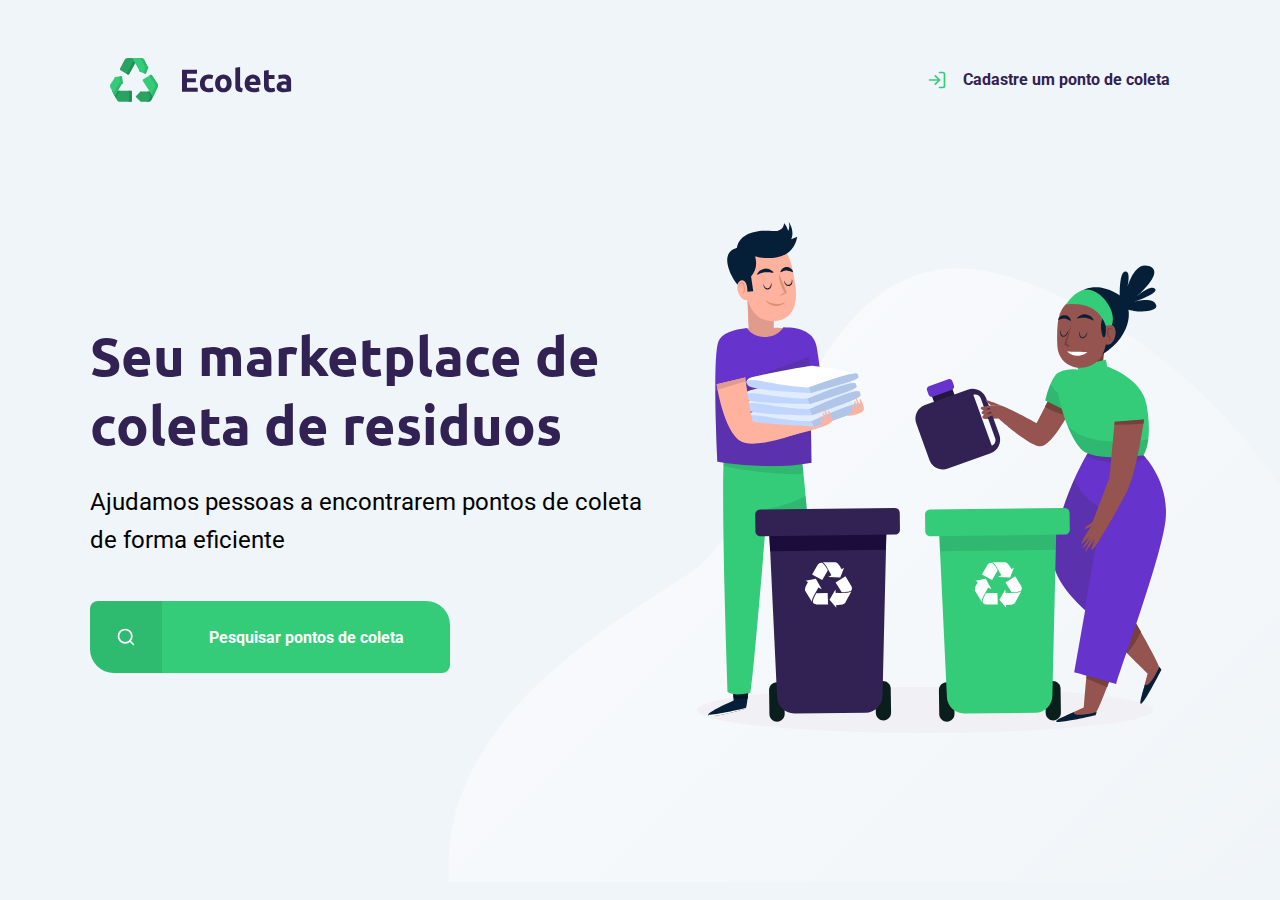
<file: index.html>
<!DOCTYPE html>
<html lang="pt-BR">

<head>
  <meta charset="UTF-8">
  <meta name="viewport" content="width=device-width, initial-scale=1.0">
  <link href="https://fonts.googleapis.com/css2?family=Roboto:wght@300;700&family=Ubuntu:wght@700&display=swap" rel="stylesheet">
  <link rel="stylesheet" href="/css/main.css">
  <link rel="stylesheet" href="/css/home.css">
  <link rel="stylesheet" href="/css/responsive.css">
  <title>Ecoleta</title>

</head>

<body>
  <div id="page-home">
    <div class="content">
      <header>
        <img src="/imgs/icones/logo.svg" alt="Logomarca">
        <a href="#">
          <span></span>
          Cadastre um ponto de coleta
        </a>
      </header>

      <main>
        <h1>Seu marketplace de coleta de residuos</h1>

        <p>Ajudamos pessoas a encontrarem pontos de coleta de forma eficiente</p>
        <a href="#"><span></span><strong>Pesquisar pontos de coleta</strong></a>

      </main>

    </div>
  </div>
</body>

</html>
</file>
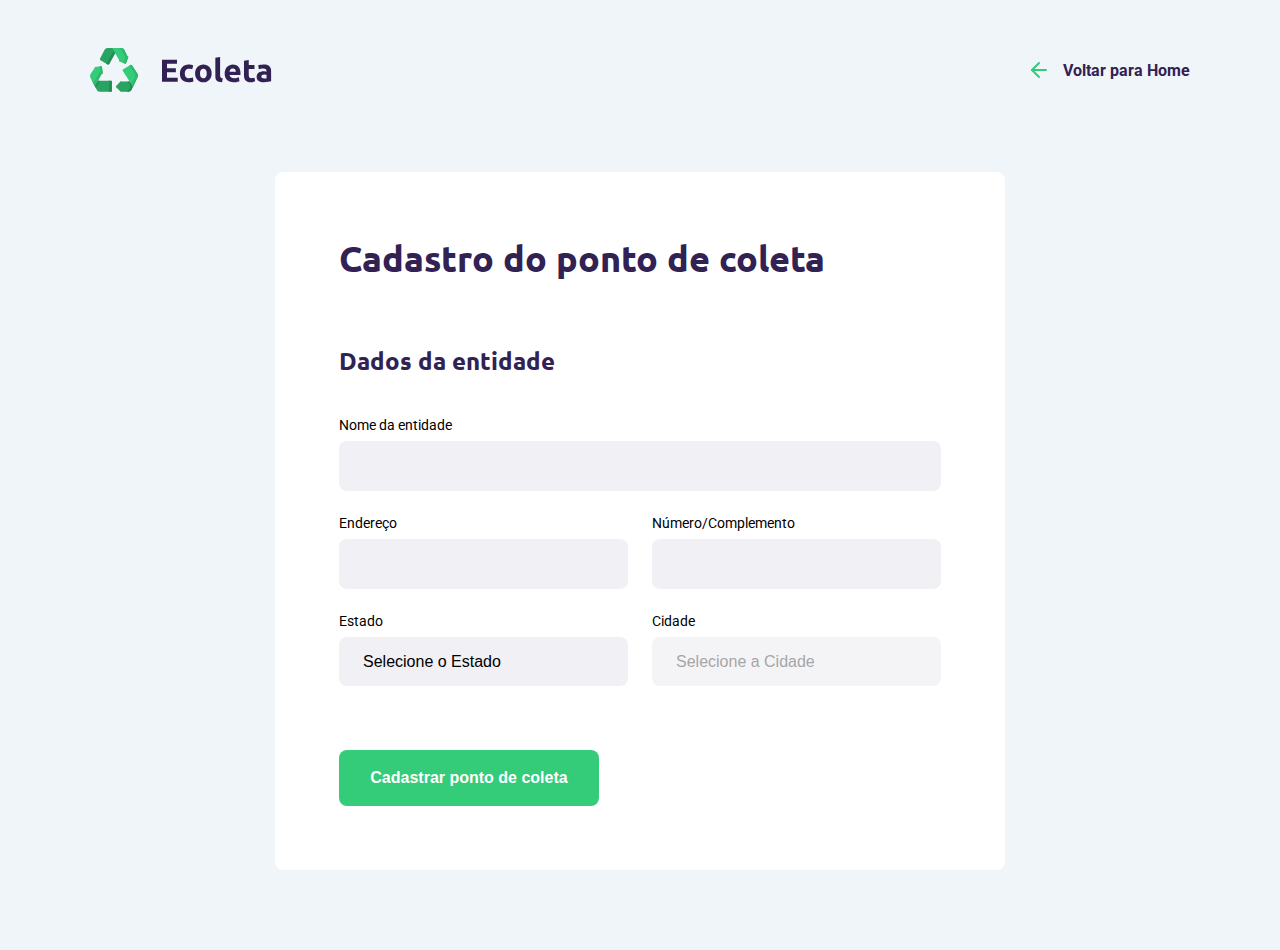
<file: create-point.html>
<!DOCTYPE html>
<html lang="pt-BR">

<head>
  <meta charset="UTF-8">
  <meta name="viewport" content="width=device-width, initial-scale=1.0">
  <link href="https://fonts.googleapis.com/css2?family=Roboto:wght@300;700&family=Ubuntu:wght@700&display=swap" rel="stylesheet">
  <link rel="stylesheet" href="/css/main.css">
  <link rel="stylesheet" href="/css/create-point.css">
  <link rel="stylesheet" href="/css/responsive.css">
  <title>Criar um ponto de coleta</title>

</head>

<body>
  <div id="page-create-point">

    <header>
      <img src="/imgs/icones/logo.svg" alt="Logomarca">
      <a href="#">
        <span></span>
        Voltar para Home
      </a>
    </header>

    <form action="#">

      <h1>Cadastro do ponto de coleta</h1>

      <fieldset>
        <legend>
          <h2>Dados da entidade</h2>
        </legend>

        <div class="field">
          <label for="name">Nome da entidade</label>
          <input type="text" name="name" id="">
        </div>

        <div class="field-group">
          <div class="field">
            <label for="address">Endereço</label>
            <input type="text" name="address">
          </div>

          <div class="field">
            <label for="address2">Número/Complemento</label>
            <input type="text" name="address2">
          </div>
        </div>

        <div class="field-group">
          <div class="field">
            <label for="state">Estado</label>
            <select name="uf" id="">
              <option value="">Selecione o Estado</option>
            </select>
          </div>

          <div class="field">
            <label for="city">Cidade</label>
            <select name="city" id="" disabled>
              <option value="">Selecione a Cidade</option>
            </select>
          </div>

        </div>

      </fieldset>

      <!-- <fieldset>
        <legend>
          <h2>Itens de coleta</h2>
        </legend>
      </fieldset> -->
      <button type="submit">Cadastrar ponto de coleta</button>
    </form>


  </div>
  <script src="./script.js"></script>
</body>

</html>
</file>
<file: css/main.css>
:root {
  --title-color: #322153;
  --primary-color: #34cb79;
}
* {
  padding: 0;
  margin: 0;
  box-sizing: border-box;
}
html {
  font-family: "Roboto", sans-serif;
}
body {
  background: #f0f5f9;
  -webkit-font-smoothing: antialiased;
}
a {
  text-decoration: none;
}
h1,
h2,
h3,
h4,
h5,
h6 {
  font-family: "Ubuntu", sans-serif;
  color: var(--title-color);
}
</file>
<file: css/home.css>
#page-home {
  height: 98vh;
  background: url(../imgs/icones/home-background.svg) no-repeat;
  background-position: 35vw bottom;
}
#page-home .content {
  width: 90%;
  max-width: 1100px;
  height: 100%;
  margin: 0 auto;
  display: flex;
  flex-direction: column;
}
#page-home header {
  display: flex;
  align-items: center;
  justify-content: space-between;
  padding: 10px 20px;
  margin-top: 48px;
}
#page-home header a {
  display: flex;
  font-weight: 700;
  color: var(--title-color);
}
#page-home header a span {
  background-image: url(../imgs/icones/log-in.svg);
  width: 20px;
  height: 20px;
  display: inline-block;
  margin-right: 16px;
}

#page-home main {
  max-width: 560px;
  flex: 1;
  height: 600px;
  display: flex;
  flex-direction: column;
  justify-content: center;
}
#page-home main h1 {
  font-size: 54px;
}
#page-home main p {
  font-size: 24px;
  line-height: 38px;
  margin-top: 24px;
}
#page-home main a {
  width: 100%;
  max-width: 360px;
  height: 72px;
  border-radius: 8px 24px;
  background-color: var(--primary-color);
  display: flex;
  margin-top: 42px;
  align-items: center;
  transition: 400ms;
}
#page-home main a:hover {
  background-color: #2fb86e;
}
#page-home main a span {
  width: 72px;
  height: 72px;
  border-top-left-radius: 8px;
  border-bottom-left-radius: 24px;
  background-color: rgba(0, 0, 0, 0.08);
  display: flex;
  align-items: center;
  justify-content: center;
}
#page-home main a span::after {
  content: "";
  width: 20px;
  height: 20px;
  background-image: url(../imgs/icones/search.svg);
}
#page-home main a strong {
  flex: 1;
  color: #ffffff;
  text-align: center;
}
</file>
<file: css/responsive.css>
@media (max-width: 900px) {
  #page-home {
    background-position-x: 70vw;
  }
  #page-home .content {
    align-items: center;
    text-align: center;
  }
  #page-home header a {
    position: absolute;
    bottom: 48px;
    left: 50%;
    transform: translateX(-50%);
  }
  #page-home main {
    align-items: center;
  }
}

@media (min-width: 1700px) {
  #page-home {
    background-position-x: 40vw;
  }
}

@media (max-height: 760px) {
  #page-home {
    background-position-y: 100px;
  }
}
</file>
<file: css/create-point.css>
#page-create-point {
  width: 90%;
  max-width: 1100px;
  margin: 0 auto;
}
#page-create-point header {
  margin-top: 48px;
  display: flex;
  justify-content: space-between;
  align-items: center;
}

#page-create-point header a {
  color: var(--title-color);
  font-weight: bold;
  display: flex;
  align-items: center;
}
#page-create-point header a span {
  background-image: url("../imgs/icones/arrow-left.svg");
  width: 20px;
  height: 24px;
  margin-right: 16px;
}

form {
  background-color: #fff;
  padding: 64px;
  border-radius: 8px;
  margin: 80px auto;
  max-width: 730px;
}
form h1 {
  font-size: 36px;
}
form fieldset {
  margin-top: 64px;
  border: none;
}
form legend {
  margin-bottom: 40px;
}
form legend h2 {
  font-size: 24px;
}
form .field {
  display: flex;
  flex-direction: column;
  flex: 1;

  margin-bottom: 24px;
}
form .field-group {
  display: flex;
}
form input,
form select {
  background-color: #f0f0f5;
  border: none;
  padding: 16px 24px;
  font-size: 16px;
  border-radius: 8px;
  /* outline: none; */
}
form select {
  -webkit-appearance: none;
  -moz-appearance: none;
  appearance: none;
}
form label {
  font-size: 14px;
  margin-bottom: 8px;
}
form .field-group .field + .field {
  margin-left: 24px;
}
form button {
  width: 260px;
  height: 56px;
  background-color: var(--primary-color);
  font-weight: bold;
  color: #fff;
  font-size: 16px;
  border-radius: 8px;
  margin-top: 40px;
  border: 0;
  transition: background-color 400ms;
}
form button:hover {
  background-color: #2fb86e;
}
</file>
